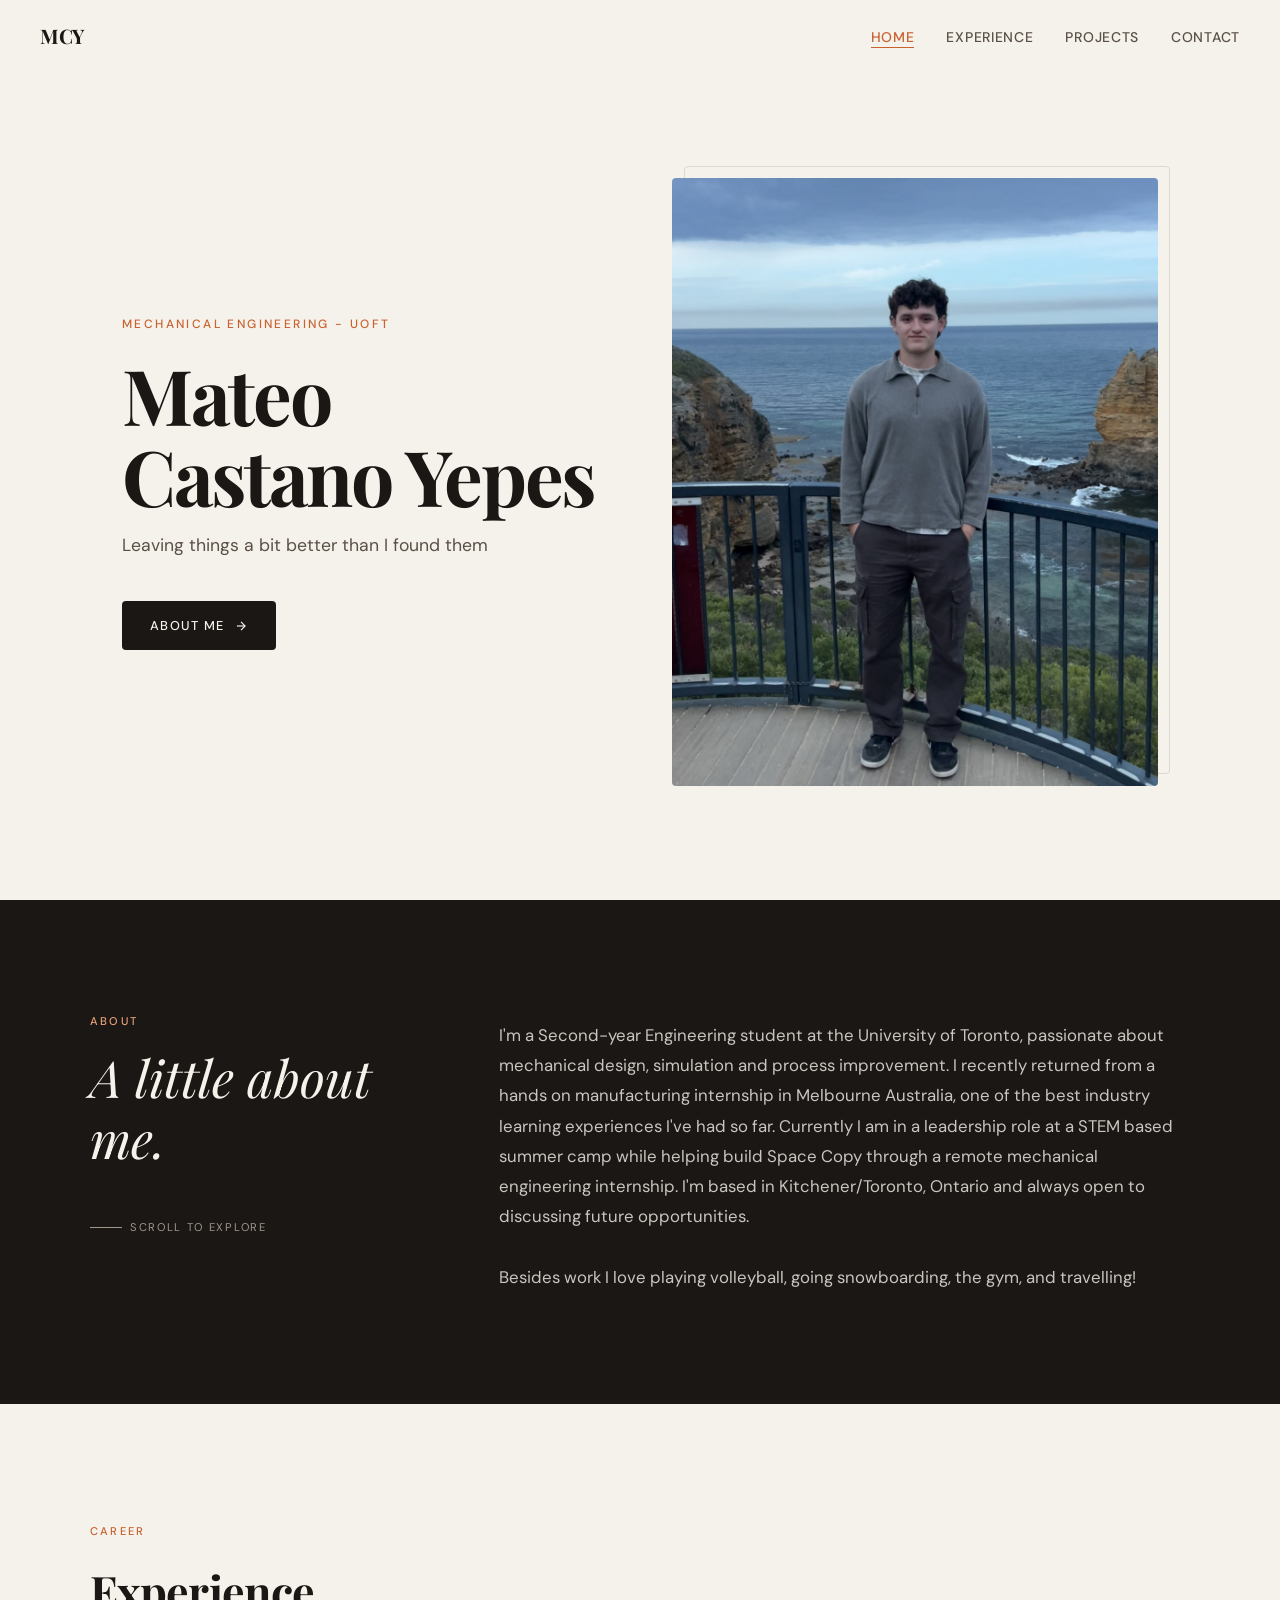
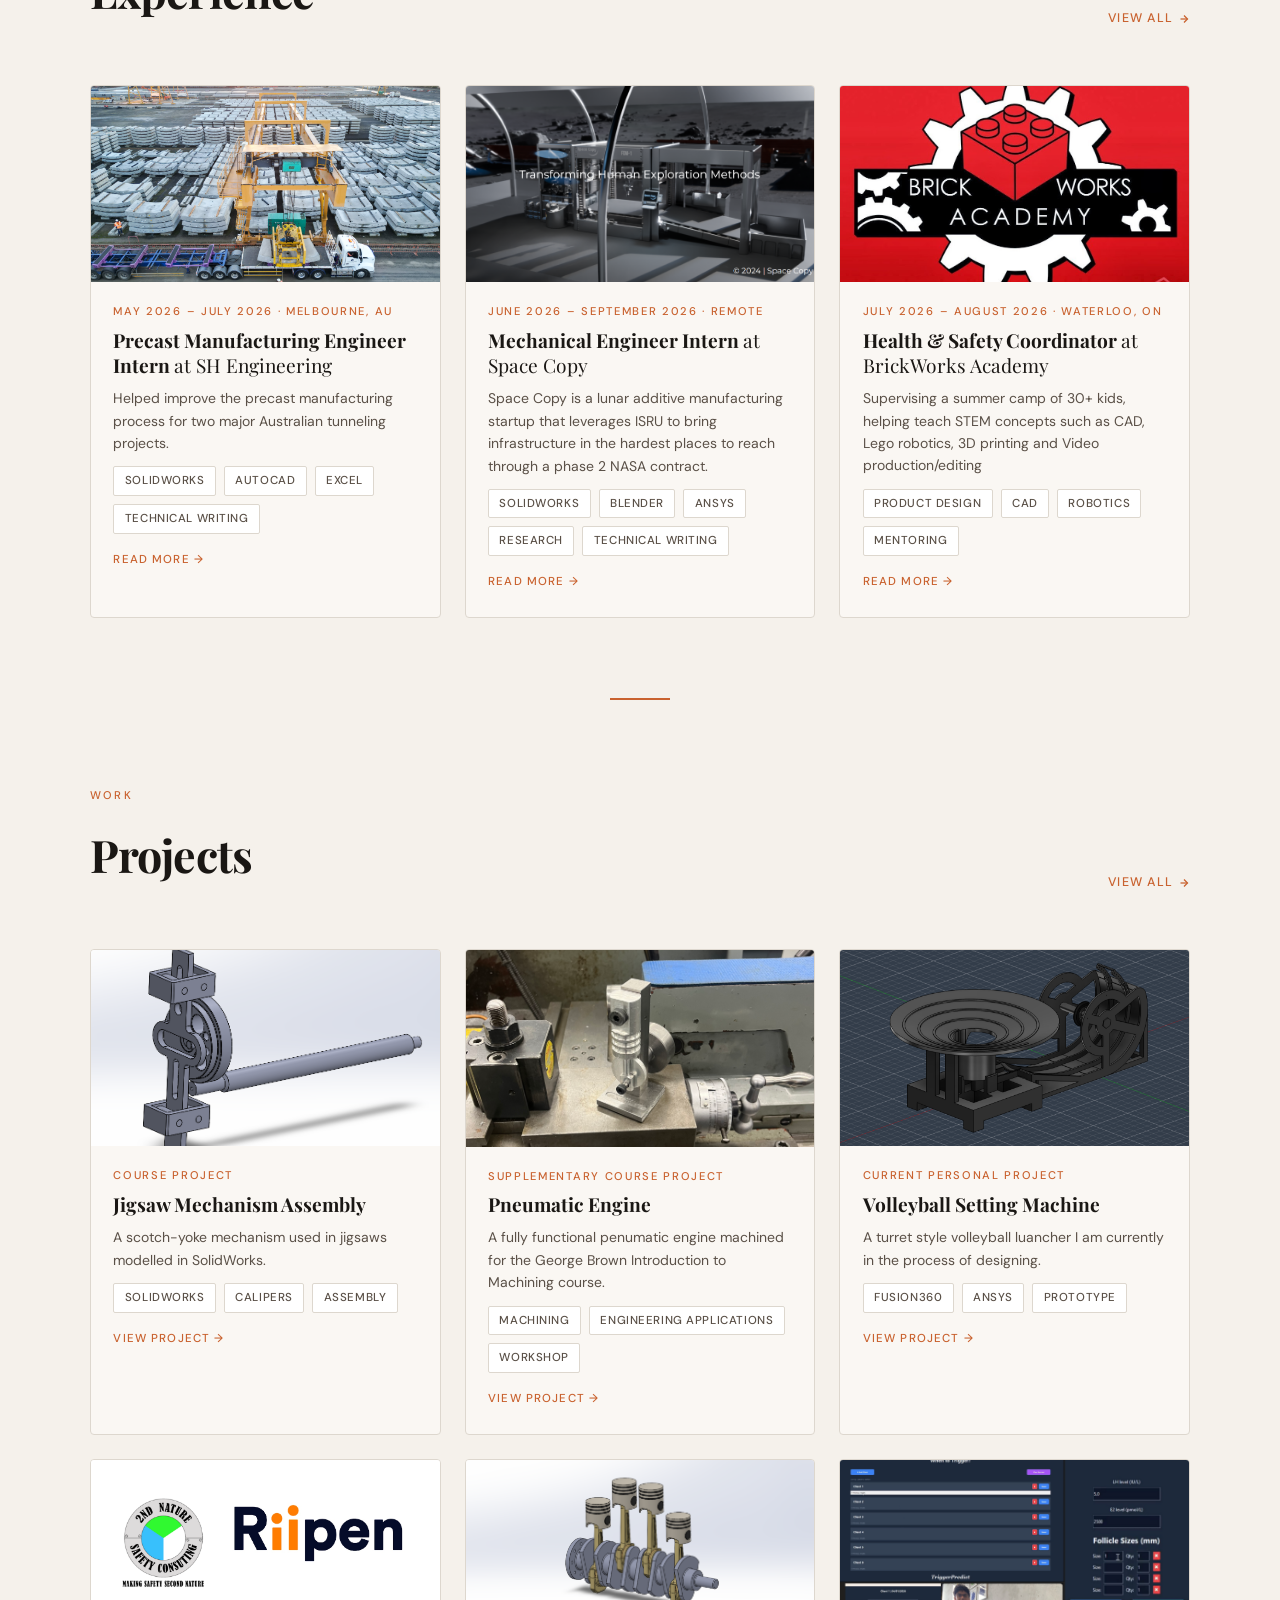
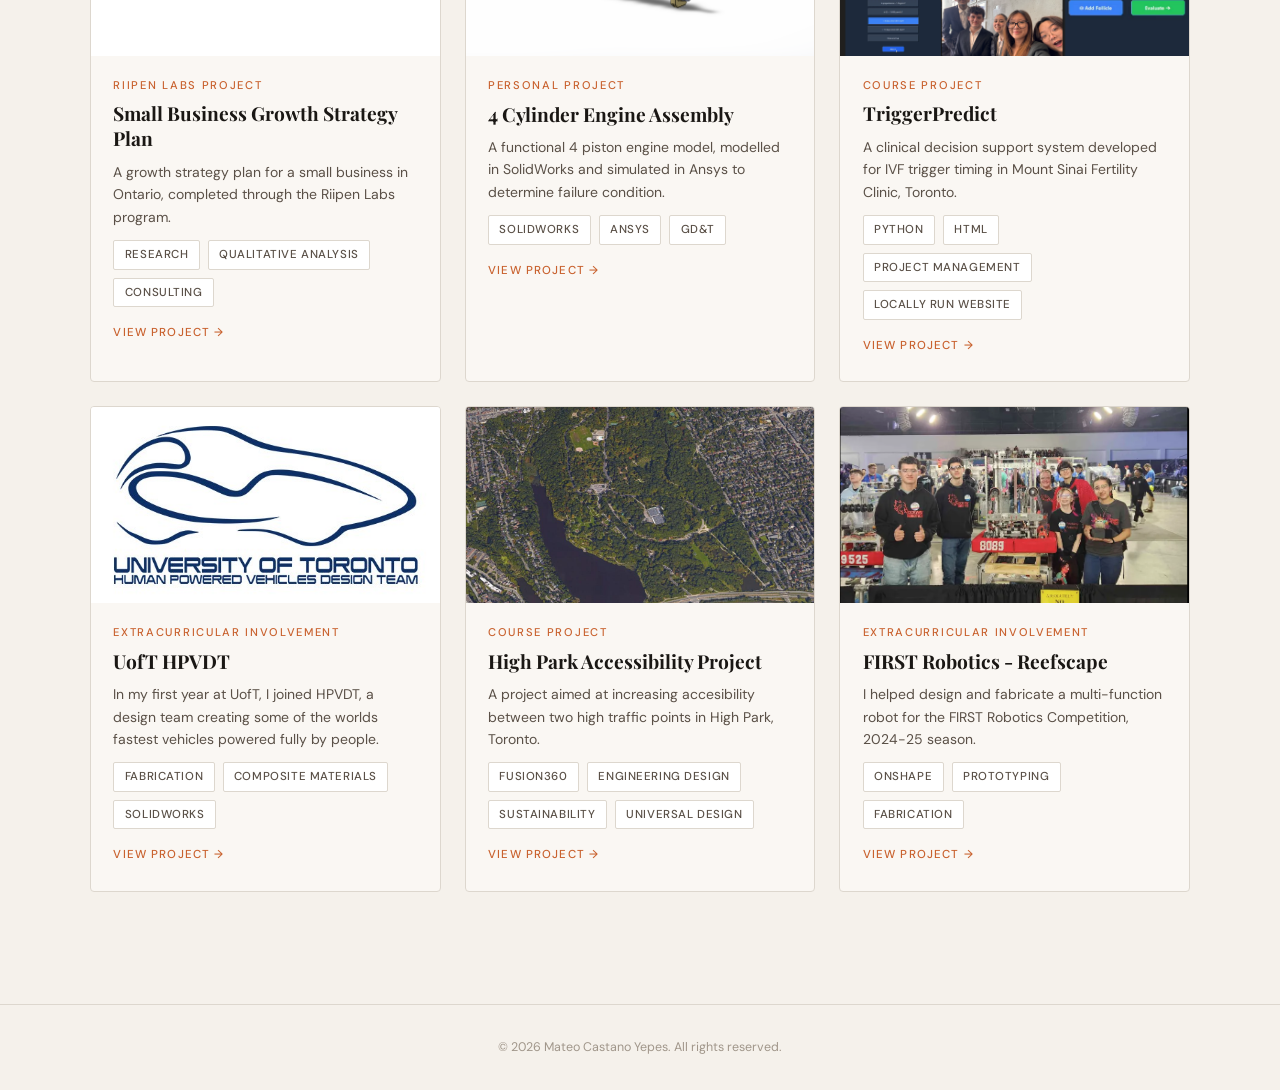
<file: index.html>
<!DOCTYPE html>
<html lang="en">
<head>
  <meta charset="UTF-8" />
  <meta name="viewport" content="width=device-width, initial-scale=1.0" />
  <title id="page-title">Portfolio</title>
  <link rel="stylesheet" href="assets/css/style.css" />
  <style>
    /* ---- Hero ---- */
    .hero {
      min-height: 100vh;
      display: grid;
      grid-template-columns: 1fr 1fr;
      align-items: center;
      gap: 4rem;
      padding: 8rem 2rem 4rem;
      max-width: var(--max-w);
      margin: 0 auto;
    }
    .hero-text { }
    .hero-eyebrow {
      font-size: 0.75rem;
      font-weight: 500;
      letter-spacing: 0.2em;
      text-transform: uppercase;
      color: var(--accent);
      margin-bottom: 1.25rem;
      opacity: 0;
      animation: fadeUp 0.8s 0.2s forwards;
    }
    .hero-name {
      font-family: var(--font-display);
      font-size: clamp(2.8rem, 6vw, 5rem);
      font-weight: 700;
      line-height: 1.05;
      letter-spacing: -0.03em;
      color: var(--ink);
      margin-bottom: 1rem;
      opacity: 0;
      animation: fadeUp 0.8s 0.35s forwards;
    }
    .hero-tagline {
      font-size: 1.1rem;
      color: var(--ink-mid);
      max-width: 420px;
      margin-bottom: 2.5rem;
      opacity: 0;
      animation: fadeUp 0.8s 0.5s forwards;
    }
    .hero-cta {
      display: inline-flex;
      align-items: center;
      gap: 0.6rem;
      font-size: 0.8rem;
      font-weight: 500;
      letter-spacing: 0.1em;
      text-transform: uppercase;
      color: var(--cream);
      background: var(--ink);
      padding: 0.85rem 1.75rem;
      border-radius: var(--radius);
      transition: background var(--transition), transform var(--transition);
      opacity: 0;
      animation: fadeUp 0.8s 0.65s forwards;
    }
    .hero-cta:hover { background: var(--accent); transform: translateY(-2px); }

    .hero-photo-wrap {
      position: relative;
      opacity: 0;
      animation: fadeIn 1s 0.4s forwards;
    }
    .hero-photo-wrap::before {
      content: '';
      position: absolute;
      inset: -12px -12px 12px 12px;
      border: 1.5px solid var(--border);
      border-radius: var(--radius);
      z-index: 0;
    }
    .hero-photo {
      position: relative;
      z-index: 1;
      width: 100%;
      aspect-ratio: 4/5;
      object-fit: cover;
      border-radius: var(--radius);
      background: var(--border);
    }
    .photo-placeholder {
      width: 100%;
      aspect-ratio: 4/5;
      border-radius: var(--radius);
      background: linear-gradient(135deg, var(--border) 0%, var(--ink-light) 100%);
      display: flex;
      align-items: center;
      justify-content: center;
      flex-direction: column;
      gap: 0.5rem;
      color: var(--cream);
      font-size: 0.8rem;
      letter-spacing: 0.1em;
      text-transform: uppercase;
      position: relative;
      z-index: 1;
    }
    .photo-placeholder svg { width: 36px; height: 36px; opacity: 0.6; }

    /* ---- About ---- */
    #about {
      background: var(--ink);
      color: var(--cream);
      padding: 7rem 2rem;
    }
    .about-inner {
      max-width: var(--max-w);
      margin: 0 auto;
      display: grid;
      grid-template-columns: 1fr 2fr;
      gap: 4rem;
      align-items: start;
    }
    .about-label {
      font-size: 0.7rem;
      font-weight: 500;
      letter-spacing: 0.2em;
      text-transform: uppercase;
      color: var(--accent-light);
    }
    .about-heading {
      font-family: var(--font-display);
      font-size: clamp(2rem, 4vw, 3.2rem);
      font-weight: 400;
      font-style: italic;
      line-height: 1.2;
      margin-top: 1rem;
    }
    .about-body {
      font-size: 1.05rem;
      line-height: 1.8;
      color: rgba(245,241,235,0.8);
      padding-top: 0.5rem;
    }
    .scroll-hint {
      display: flex;
      align-items: center;
      gap: 0.5rem;
      font-size: 0.7rem;
      letter-spacing: 0.15em;
      text-transform: uppercase;
      color: var(--ink-light);
      margin-top: 3rem;
    }
    .scroll-hint::before {
      content: '';
      display: block;
      width: 32px;
      height: 1px;
      background: var(--ink-light);
    }

    /* ---- Work Preview ---- */
    #work {
      padding: 7rem 2rem;
    }
    .work-inner {
      max-width: var(--max-w);
      margin: 0 auto;
    }
    .work-header {
      display: flex;
      align-items: flex-end;
      justify-content: space-between;
      margin-bottom: 3.5rem;
      flex-wrap: wrap;
      gap: 1rem;
    }
    .work-header h2 {
      font-family: var(--font-display);
      font-size: clamp(1.8rem, 3.5vw, 2.8rem);
      font-weight: 700;
      letter-spacing: -0.02em;
    }
    .view-all {
      font-size: 0.78rem;
      font-weight: 500;
      letter-spacing: 0.1em;
      text-transform: uppercase;
      color: var(--accent);
      display: flex;
      align-items: center;
      gap: 0.3rem;
      transition: gap var(--transition);
    }
    .view-all:hover { gap: 0.6rem; }

    /* ---- Cards ---- */
    .cards-grid {
      display: grid;
      grid-template-columns: repeat(auto-fill, minmax(300px, 1fr));
      gap: 1.5rem;
    }
    .card {
      background: var(--card-bg);
      border: 1px solid var(--border);
      border-radius: var(--radius);
      overflow: hidden;
      cursor: pointer;
      transition: transform var(--transition), box-shadow var(--transition), border-color var(--transition);
      text-decoration: none;
      color: inherit;
      display: block;
    }
    .card:hover {
      transform: translateY(-5px);
      box-shadow: 0 16px 40px rgba(26,23,20,0.1);
      border-color: var(--ink-light);
    }
    .card-img {
      width: 100%;
      aspect-ratio: 16/9;
      object-fit: cover;
      background: linear-gradient(135deg, var(--border), var(--ink-light));
      display: flex;
      align-items: center;
      justify-content: center;
      color: var(--cream);
      font-size: 0.75rem;
      letter-spacing: 0.1em;
      text-transform: uppercase;
    }
    .card-img img { width: 100%; height: 100%; object-fit: cover; }
    .card-body { padding: 1.25rem 1.4rem 1.5rem; }
    .card-meta {
      font-size: 0.7rem;
      font-weight: 500;
      letter-spacing: 0.15em;
      text-transform: uppercase;
      color: var(--accent);
      margin-bottom: 0.4rem;
    }
    .card-title {
      font-family: var(--font-display);
      font-size: 1.2rem;
      font-weight: 700;
      line-height: 1.3;
      margin-bottom: 0.6rem;
    }
    .card-summary {
      font-size: 0.875rem;
      color: var(--ink-mid);
      line-height: 1.6;
    }
    .card-arrow {
      display: inline-flex;
      align-items: center;
      gap: 0.3rem;
      font-size: 0.72rem;
      font-weight: 500;
      letter-spacing: 0.1em;
      text-transform: uppercase;
      color: var(--accent);
      margin-top: 1rem;
      transition: gap var(--transition);
    }
    .card:hover .card-arrow { gap: 0.55rem; }

    /* ---- Divider ---- */
    .section-divider {
      width: 60px;
      height: 2px;
      background: var(--accent);
      margin: 0 auto 5rem;
    }

    @keyframes fadeUp {
      from { opacity: 0; transform: translateY(24px); }
      to   { opacity: 1; transform: none; }
    }
    @keyframes fadeIn {
      from { opacity: 0; }
      to   { opacity: 1; }
    }

    @media (max-width: 768px) {
      .hero {
        grid-template-columns: 1fr;
        text-align: center;
        gap: 2.5rem;
        padding-top: 6rem;
      }
      .hero-photo-wrap { order: -1; max-width: 280px; margin: 0 auto; }
      .hero-tagline { margin: 0 auto 2.5rem; }
      .about-inner { grid-template-columns: 1fr; gap: 1.5rem; }
    }
  </style>
</head>
<body>

<!-- ============ NAV ============ -->
<nav>
  <a class="nav-logo" id="nav-name" href="index.html">AR</a>
  <ul class="nav-links">
    <li><a href="index.html">Home</a></li>
    <li><a href="pages/experience.html">Experience</a></li>
    <li><a href="pages/projects.html">Projects</a></li>
    <li><a href="pages/contact.html">Contact</a></li>
  </ul>
</nav>

<!-- ============ HERO ============ -->
<section class="hero" id="hero">
  <div class="hero-text">
    <p class="hero-eyebrow" id="hero-eyebrow"></p>
    <h1 class="hero-name" id="hero-name"></h1>
    <p class="hero-tagline" id="hero-tagline"></p>
    <a class="hero-cta" href="#about">
      About me
      <svg width="14" height="14" viewBox="0 0 24 24" fill="none" stroke="currentColor" stroke-width="2"><line x1="5" y1="12" x2="19" y2="12"/><polyline points="12,5 19,12 12,19"/></svg>
    </a>
  </div>
  <div class="hero-photo-wrap">
    <div id="hero-photo-slot" class="photo-placeholder">
      <svg viewBox="0 0 24 24" fill="none" stroke="currentColor" stroke-width="1.5"><circle cx="12" cy="8" r="4"/><path d="M4 20c0-4 3.6-7 8-7s8 3 8 7"/></svg>
      <span>Your Photo Here</span>
    </div>
  </div>
</section>

<!-- ============ ABOUT ============ -->
<section id="about">
  <div class="about-inner">
    <div class="reveal">
      <p class="about-label">About</p>
      <h2 class="about-heading">A little about me.</h2>
      <div class="scroll-hint">Scroll to explore</div>
    </div>
    <div class="reveal" style="transition-delay:150ms">
      <p class="about-body" id="about-text"></p>
    </div>
  </div>
</section>

<!-- ============ EXPERIENCE PREVIEW ============ -->
<section id="work">
  <div class="work-inner">

    <div class="work-header reveal">
      <div>
        <span class="section-label">Career</span>
        <h2>Experience</h2>
      </div>
      <a class="view-all" href="pages/experience.html">
        View all
        <svg width="12" height="12" viewBox="0 0 24 24" fill="none" stroke="currentColor" stroke-width="2.5"><line x1="5" y1="12" x2="19" y2="12"/><polyline points="12,5 19,12 12,19"/></svg>
      </a>
    </div>

    <div class="cards-grid" id="exp-cards" data-stagger></div>

    <div class="section-divider" style="margin-top:5rem;margin-bottom:0"></div>

    <div class="work-header reveal" style="margin-top:5rem">
      <div>
        <span class="section-label">Work</span>
        <h2>Projects</h2>
      </div>
      <a class="view-all" href="pages/projects.html">
        View all
        <svg width="12" height="12" viewBox="0 0 24 24" fill="none" stroke="currentColor" stroke-width="2.5"><line x1="5" y1="12" x2="19" y2="12"/><polyline points="12,5 19,12 12,19"/></svg>
      </a>
    </div>

    <div class="cards-grid" id="proj-cards" data-stagger></div>
  </div>
</section>

<!-- ============ FOOTER ============ -->
<footer>
  <span id="footer-text"></span>
</footer>

<script src="config.js"></script>
<script>
  // ---- Populate from config ----
  document.getElementById('page-title').textContent = PORTFOLIO.name + ' — Portfolio';
  document.getElementById('nav-name').textContent = PORTFOLIO.name.split(' ').map(w=>w[0]).join('');
  document.getElementById('hero-eyebrow').textContent = PORTFOLIO.title;
  document.getElementById('hero-name').textContent = PORTFOLIO.name;
  document.getElementById('hero-tagline').textContent = PORTFOLIO.tagline;
  document.getElementById('about-text').innerHTML = PORTFOLIO.aboutText;
  document.getElementById('footer-text').textContent = `© ${new Date().getFullYear()} ${PORTFOLIO.name}. All rights reserved.`;

  // Profile photo
  if (PORTFOLIO.profilePhoto) {
    const slot = document.getElementById('hero-photo-slot');
    const img = new Image();
    img.src = PORTFOLIO.profilePhoto;
    img.className = 'hero-photo';
    img.alt = PORTFOLIO.name;
    img.onload = () => { slot.outerHTML = img.outerHTML; };
  }

  // Build experience cards (show first 3)
  const expGrid = document.getElementById('exp-cards');
  PORTFOLIO.experience.slice(0, 3).forEach(item => {
    expGrid.insertAdjacentHTML('beforeend', `
      <a class="card reveal" href="pages/exp-detail.html?id=${item.id}">
        <div class="card-img">
          ${item.photo ? `<img src="../${item.photo}" alt="${item.company}" onerror="this.parentElement.innerHTML='<span>${item.company}</span>'" />` : `<span>${item.company}</span>`}
        </div>
        <div class="card-body">
          <p class="card-meta">${item.period} · ${item.location}</p>
          <h3 class="card-title">${item.role} <span style="font-weight:300">at ${item.company}</span></h3>
          <p class="card-summary">${item.summary}</p>
          <div class="tags">${item.tags.map(t=>`<span class="tag">${t}</span>`).join('')}</div>
          <span class="card-arrow">Read more →</span>
        </div>
      </a>`);
  });

  // Build project cards (show first 4)
  const projGrid = document.getElementById('proj-cards');
  PORTFOLIO.projects.slice(0, 67).forEach(item => {
    projGrid.insertAdjacentHTML('beforeend', `
      <a class="card reveal" href="pages/proj-detail.html?id=${item.id}">
        <div class="card-img">
          ${item.photo ? `<img src="../${item.photo}" alt="${item.title}" onerror="this.parentElement.innerHTML='<span>${item.category}</span>'" />` : `<span>${item.category}</span>`}
        </div>
        <div class="card-body">
          <p class="card-meta">${item.category}</p>
          <h3 class="card-title">${item.title}</h3>
          <p class="card-summary">${item.summary}</p>
          <div class="tags">${item.tags.map(t=>`<span class="tag">${t}</span>`).join('')}</div>
          <span class="card-arrow">View project →</span>
        </div>
      </a>`);
  });
</script>
<script src="assets/js/main.js"></script>
</body>
</html>
</file>
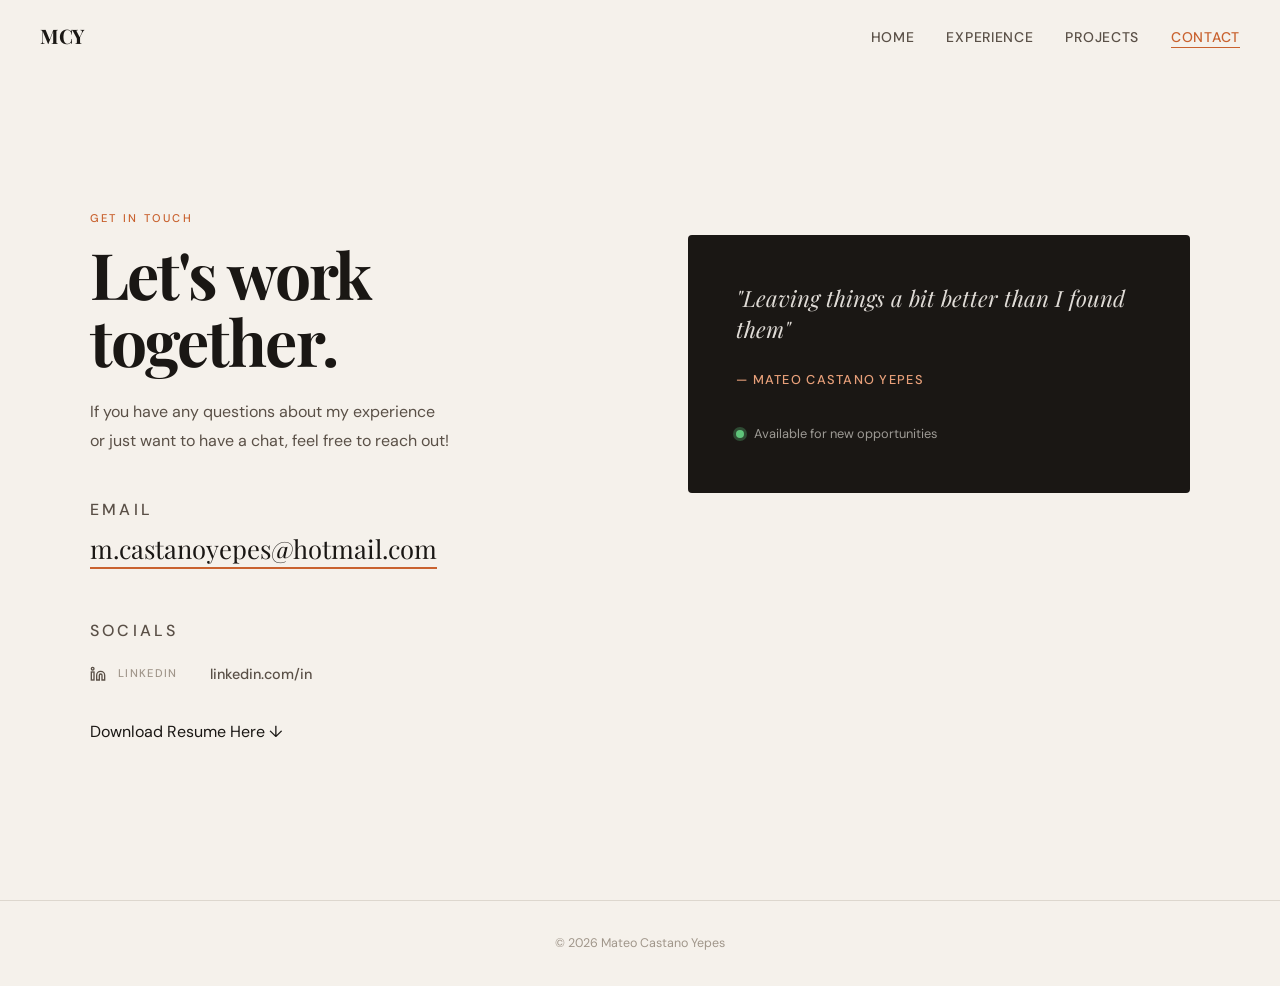
<file: pages/contact.html>
<!DOCTYPE html>
<html lang="en">
<head>
  <meta charset="UTF-8" />
  <meta name="viewport" content="width=device-width, initial-scale=1.0" />
  <title>Contact</title>
  <link rel="stylesheet" href="../assets/css/style.css" />
  <style>
    .contact-wrap {
      min-height: 100vh;
      display: flex;
      align-items: center;
      padding: 8rem 2rem 5rem;
    }
    .contact-inner {
      max-width: var(--max-w);
      margin: 0 auto;
      display: grid;
      grid-template-columns: 1fr 1fr;
      gap: 6rem;
      align-items: start;
      width: 100%;
    }
    .contact-left h1 {
      font-family: var(--font-display);
      font-size: clamp(2.5rem, 5vw, 4.5rem);
      font-weight: 700;
      letter-spacing: -0.03em;
      line-height: 1.05;
      margin-bottom: 1.5rem;
    }
    .contact-left p {
      font-size: 1rem;
      color: var(--ink-mid);
      line-height: 1.8;
      max-width: 360px;
    }
    .email-block {
      margin-top: 2.5rem;
    }
    .email-label {
      font-size: 0.7rem;
      font-weight: 500;
      letter-spacing: 0.2em;
      text-transform: uppercase;
      color: var(--ink-light);
      margin-bottom: 0.4rem;
    }
    .email-link {
      font-family: var(--font-display);
      font-size: clamp(1.1rem, 2.5vw, 1.6rem);
      font-weight: 400;
      color: var(--ink);
      border-bottom: 2px solid var(--accent);
      transition: color var(--transition);
      display: inline-block;
      line-height: 1.4;
    }
    .email-link:hover { color: var(--accent); }

    .socials-block {
      margin-top: 3rem;
    }
    .socials-label {
      font-size: 0.7rem;
      font-weight: 500;
      letter-spacing: 0.2em;
      text-transform: uppercase;
      color: var(--ink-light);
      margin-bottom: 1rem;
    }
    .socials-list {
      display: flex;
      flex-direction: column;
      gap: 0.75rem;
    }
    .social-link {
      display: flex;
      align-items: center;
      gap: 0.75rem;
      font-size: 0.875rem;
      font-weight: 500;
      color: var(--ink-mid);
      transition: color var(--transition);
    }
    .social-link:hover { color: var(--accent); }
    .social-link svg { width: 16px; height: 16px; flex-shrink: 0; }
    .social-name {
      font-size: 0.7rem;
      letter-spacing: 0.12em;
      text-transform: uppercase;
      width: 80px;
      color: var(--ink-light);
    }
    .social-handle {
      font-size: 0.9rem;
    }

    /* Right side decorative */
    .contact-right {
      padding-top: 2rem;
    }
    .contact-card {
      background: var(--ink);
      color: var(--cream);
      border-radius: var(--radius);
      padding: 3rem;
    }
    .contact-card-quote {
      font-family: var(--font-display);
      font-size: 1.4rem;
      font-weight: 400;
      font-style: italic;
      line-height: 1.4;
      margin-bottom: 1.5rem;
      color: rgba(245,241,235,0.9);
    }
    .contact-card-name {
      font-size: 0.8rem;
      font-weight: 500;
      letter-spacing: 0.1em;
      text-transform: uppercase;
      color: var(--accent-light);
    }
    .availability {
      display: flex;
      align-items: center;
      gap: 0.6rem;
      margin-top: 2rem;
      font-size: 0.8rem;
      color: rgba(245,241,235,0.6);
    }
    .dot {
      width: 8px;
      height: 8px;
      border-radius: 50%;
      background: #5fc47a;
      box-shadow: 0 0 0 3px rgba(95,196,122,0.3);
      animation: pulse 2s infinite;
    }
    @keyframes pulse {
      0%, 100% { box-shadow: 0 0 0 3px rgba(95,196,122,0.3); }
      50% { box-shadow: 0 0 0 6px rgba(95,196,122,0.1); }
    }

    @media (max-width: 750px) {
      .contact-inner { grid-template-columns: 1fr; gap: 3rem; }
      .contact-right { display: none; }
    }
  </style>
</head>
<body>

<nav>
  <a class="nav-logo" id="nav-name" href="../index.html">AR</a>
  <ul class="nav-links">
    <li><a href="../index.html">Home</a></li>
    <li><a href="experience.html">Experience</a></li>
    <li><a href="projects.html">Projects</a></li>
    <li><a href="contact.html">Contact</a></li>
  </ul>
</nav>

<div class="contact-wrap">
  <div class="contact-inner">
    <div class="contact-left reveal">
      <span class="section-label">Get in touch</span>
      <h1 id="contact-heading"></h1>
      <p id="contact-subtext"></p>

      <div class="email-block" id="email-block"></div>
      <div class="socials-block" id="socials-block"></div>
      <a class="ext-link" href="../assets/Mateo_CY_Resume1018.pdf" download style="margin-top:2rem; display:inline-flex;">
      Download Resume Here ↓
      </a>
    </div>

    <div class="contact-right reveal" style="transition-delay:200ms">
      <div class="contact-card">
        <p class="contact-card-quote" id="card-tagline">"Good things are built by people who care."</p>
        <p class="contact-card-name" id="card-name"></p>
        <div class="availability">
          <span class="dot"></span>
          <span>Available for new opportunities</span>
        </div>
      </div>
    </div>
  </div>
</div>

<footer>
  <span id="footer-text"></span>
</footer>

<script src="../config.js"></script>
<script>
  document.getElementById('nav-name').textContent = PORTFOLIO.name.split(' ').map(w=>w[0]).join('');
  document.getElementById('footer-text').textContent = `© ${new Date().getFullYear()} ${PORTFOLIO.name}`;
  document.getElementById('contact-heading').textContent = PORTFOLIO.contactHeading;
  document.getElementById('contact-subtext').textContent = PORTFOLIO.contactSubtext;
  document.getElementById('card-tagline').textContent = `"${PORTFOLIO.tagline}"`;
  document.getElementById('card-name').textContent = `— ${PORTFOLIO.name}`;

  // Email
  if (PORTFOLIO.social.email) {
    document.getElementById('email-block').innerHTML = `
      <p class="email-label">Email</p>
      <a class="email-link" href="mailto:${PORTFOLIO.social.email}">${PORTFOLIO.social.email}</a>
    `;
  }

  // Social icons
  const icons = {
    github:    `<svg viewBox="0 0 24 24" fill="none" stroke="currentColor" stroke-width="2"><path d="M9 19c-5 1.5-5-2.5-7-3m14 6v-3.87a3.37 3.37 0 0 0-.94-2.61c3.14-.35 6.44-1.54 6.44-7A5.44 5.44 0 0 0 20 4.77 5.07 5.07 0 0 0 19.91 1S18.73.65 16 2.48a13.38 13.38 0 0 0-7 0C6.27.65 5.09 1 5.09 1A5.07 5.07 0 0 0 5 4.77a5.44 5.44 0 0 0-1.5 3.78c0 5.42 3.3 6.61 6.44 7A3.37 3.37 0 0 0 9 18.13V22"/></svg>`,
    linkedin:  `<svg viewBox="0 0 24 24" fill="none" stroke="currentColor" stroke-width="2"><path d="M16 8a6 6 0 0 1 6 6v7h-4v-7a2 2 0 0 0-2-2 2 2 0 0 0-2 2v7h-4v-7a6 6 0 0 1 6-6z"/><rect x="2" y="9" width="4" height="12"/><circle cx="4" cy="4" r="2"/></svg>`,
    twitter:   `<svg viewBox="0 0 24 24" fill="none" stroke="currentColor" stroke-width="2"><path d="M23 3a10.9 10.9 0 0 1-3.14 1.53 4.48 4.48 0 0 0-7.86 3v1A10.66 10.66 0 0 1 3 4s-4 9 5 13a11.64 11.64 0 0 1-7 2c9 5 20 0 20-11.5a4.5 4.5 0 0 0-.08-.83A7.72 7.72 0 0 0 23 3z"/></svg>`,
    instagram: `<svg viewBox="0 0 24 24" fill="none" stroke="currentColor" stroke-width="2"><rect x="2" y="2" width="20" height="20" rx="5" ry="5"/><path d="M16 11.37A4 4 0 1 1 12.63 8 4 4 0 0 1 16 11.37z"/><line x1="17.5" y1="6.5" x2="17.51" y2="6.5"/></svg>`,
    dribbble:  `<svg viewBox="0 0 24 24" fill="none" stroke="currentColor" stroke-width="2"><circle cx="12" cy="12" r="10"/><path d="M8.56 2.75c4.37 6.03 6.02 9.42 8.03 17.72m2.54-15.38c-3.72 4.35-8.94 5.66-16.88 5.85m19.5 1.9c-3.5-.93-6.63-.82-8.94 0-2.58.92-5.01 2.86-7.44 6.32"/></svg>`,
  };

  const socialsBlock = document.getElementById('socials-block');
  const socialEntries = Object.entries(PORTFOLIO.social).filter(([k,v]) => k !== 'email' && v);

  if (socialEntries.length) {
    socialsBlock.innerHTML = `
      <p class="socials-label">Socials</p>
      <div class="socials-list">
        ${socialEntries.map(([k,v]) => `
          <a class="social-link" href="${v}" target="_blank" rel="noopener">
            ${icons[k] || ''}
            <span class="social-name">${k.charAt(0).toUpperCase()+k.slice(1)}</span>
            <span class="social-handle">${v.replace(/https?:\/\/(www\.)?/, '').split('/').slice(0,2).join('/')}</span>
          </a>`).join('')}
      </div>`;
  }
</script>
<script src="../assets/js/main.js"></script>
</body>
</html>
</file>
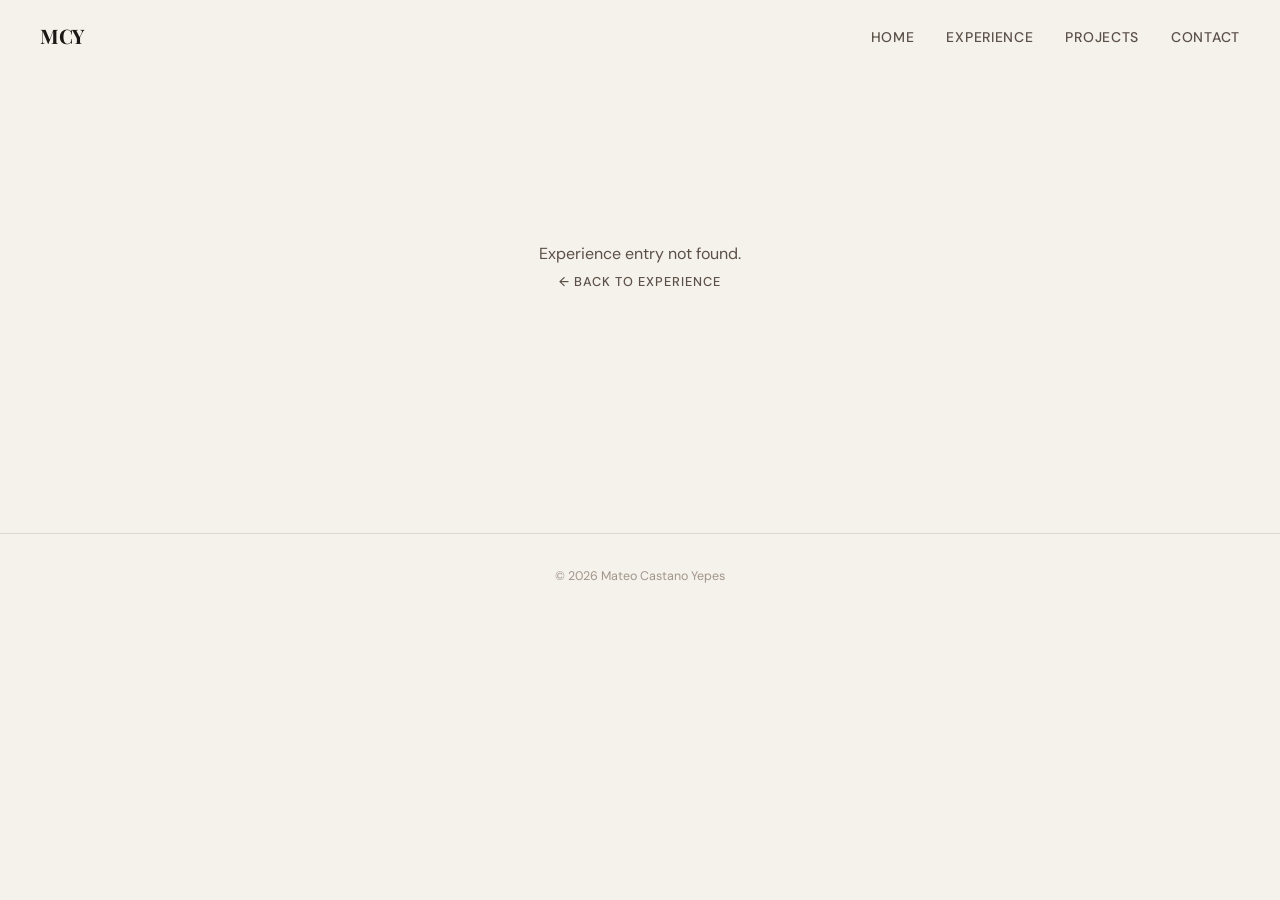
<file: pages/exp-detail.html>
<!DOCTYPE html>
<html lang="en">
<head>
  <meta charset="UTF-8" />
  <meta name="viewport" content="width=device-width, initial-scale=1.0" />
  <title>Experience Detail</title>
  <link rel="stylesheet" href="../assets/css/style.css" />
  <style>
    .detail-wrap {
      max-width: 760px;
      margin: 0 auto;
      padding: 9rem 2rem 6rem;
    }
    .detail-meta {
      font-size: 0.75rem;
      font-weight: 500;
      letter-spacing: 0.15em;
      text-transform: uppercase;
      color: var(--accent);
      margin-bottom: 0.75rem;
    }
    .detail-title {
      font-family: var(--font-display);
      font-size: clamp(2rem, 5vw, 3.5rem);
      font-weight: 700;
      letter-spacing: -0.03em;
      line-height: 1.1;
      margin-bottom: 0.35rem;
    }
    .detail-subtitle {
      font-size: 1.1rem;
      color: var(--ink-mid);
      margin-bottom: 2.5rem;
    }
    .detail-photo {
      width: 100%;
      aspect-ratio: 16/7;
      object-fit: cover;
      border-radius: var(--radius);
      background: linear-gradient(135deg, var(--border), var(--ink-light));
      margin-bottom: 2.5rem;
      display: flex;
      align-items: center;
      justify-content: center;
      color: var(--cream);
      font-size: 0.8rem;
      letter-spacing: 0.12em;
      text-transform: uppercase;
      overflow: hidden;
    }
    .detail-photo img { width: 100%; height: 100%; object-fit: cover; }
    .detail-body {
      font-size: 1rem;
      line-height: 1.85;
      color: var(--ink);
    }
    .detail-body ul { padding-left: 1.5rem; list-style: disc; }
    .detail-body li { margin-bottom: 0.4rem; }
    .not-found {
      text-align: center;
      padding: 6rem 2rem;
      color: var(--ink-mid);
    }
  </style>
</head>
<body>

<nav>
  <a class="nav-logo" id="nav-name" href="../index.html">AR</a>
  <ul class="nav-links">
    <li><a href="../index.html">Home</a></li>
    <li><a href="experience.html">Experience</a></li>
    <li><a href="projects.html">Projects</a></li>
    <li><a href="contact.html">Contact</a></li>
  </ul>
</nav>

<div class="detail-wrap" id="detail-content">
  <div class="not-found">Loading…</div>
</div>

<footer>
  <span id="footer-text"></span>
</footer>

<script src="../config.js"></script>
<script>
  document.getElementById('nav-name').textContent = PORTFOLIO.name.split(' ').map(w=>w[0]).join('');
  document.getElementById('footer-text').textContent = `© ${new Date().getFullYear()} ${PORTFOLIO.name}`;

  const params = new URLSearchParams(window.location.search);
  const id = params.get('id');
  const item = PORTFOLIO.experience.find(e => e.id === id);
  const wrap = document.getElementById('detail-content');

  if (!item) {
    wrap.innerHTML = `<div class="not-found"><p>Experience entry not found.</p><a class="back-link" href="experience.html">← Back to Experience</a></div>`;
  } else {
    document.title = `${item.role} at ${item.company}`;
    wrap.innerHTML = `
      <a class="back-link" href="experience.html">
        <svg viewBox="0 0 24 24" fill="none" stroke="currentColor" stroke-width="2"><line x1="19" y1="12" x2="5" y2="12"/><polyline points="12,19 5,12 12,5"/></svg>
        All Experience
      </a>
      <p class="detail-meta">${item.period} · ${item.location}</p>
      <h1 class="detail-title">${item.role}</h1>
      <p class="detail-subtitle">at ${item.company}</p>
      <div class="detail-photo">
        ${item.photo ? `<img src="../${item.photo}" alt="${item.company}" onerror="this.parentElement.innerHTML='<span>${item.company}</span>'" />` : `<span>${item.company}</span>`}
      </div>
      <div class="tags" style="margin-bottom:2rem">${item.tags.map(t=>`<span class="tag">${t}</span>`).join('')}</div>
      <div class="detail-body">${item.details}</div>
    `;
  }
</script>
<script src="../assets/js/main.js"></script>
</body>
</html>
</file>
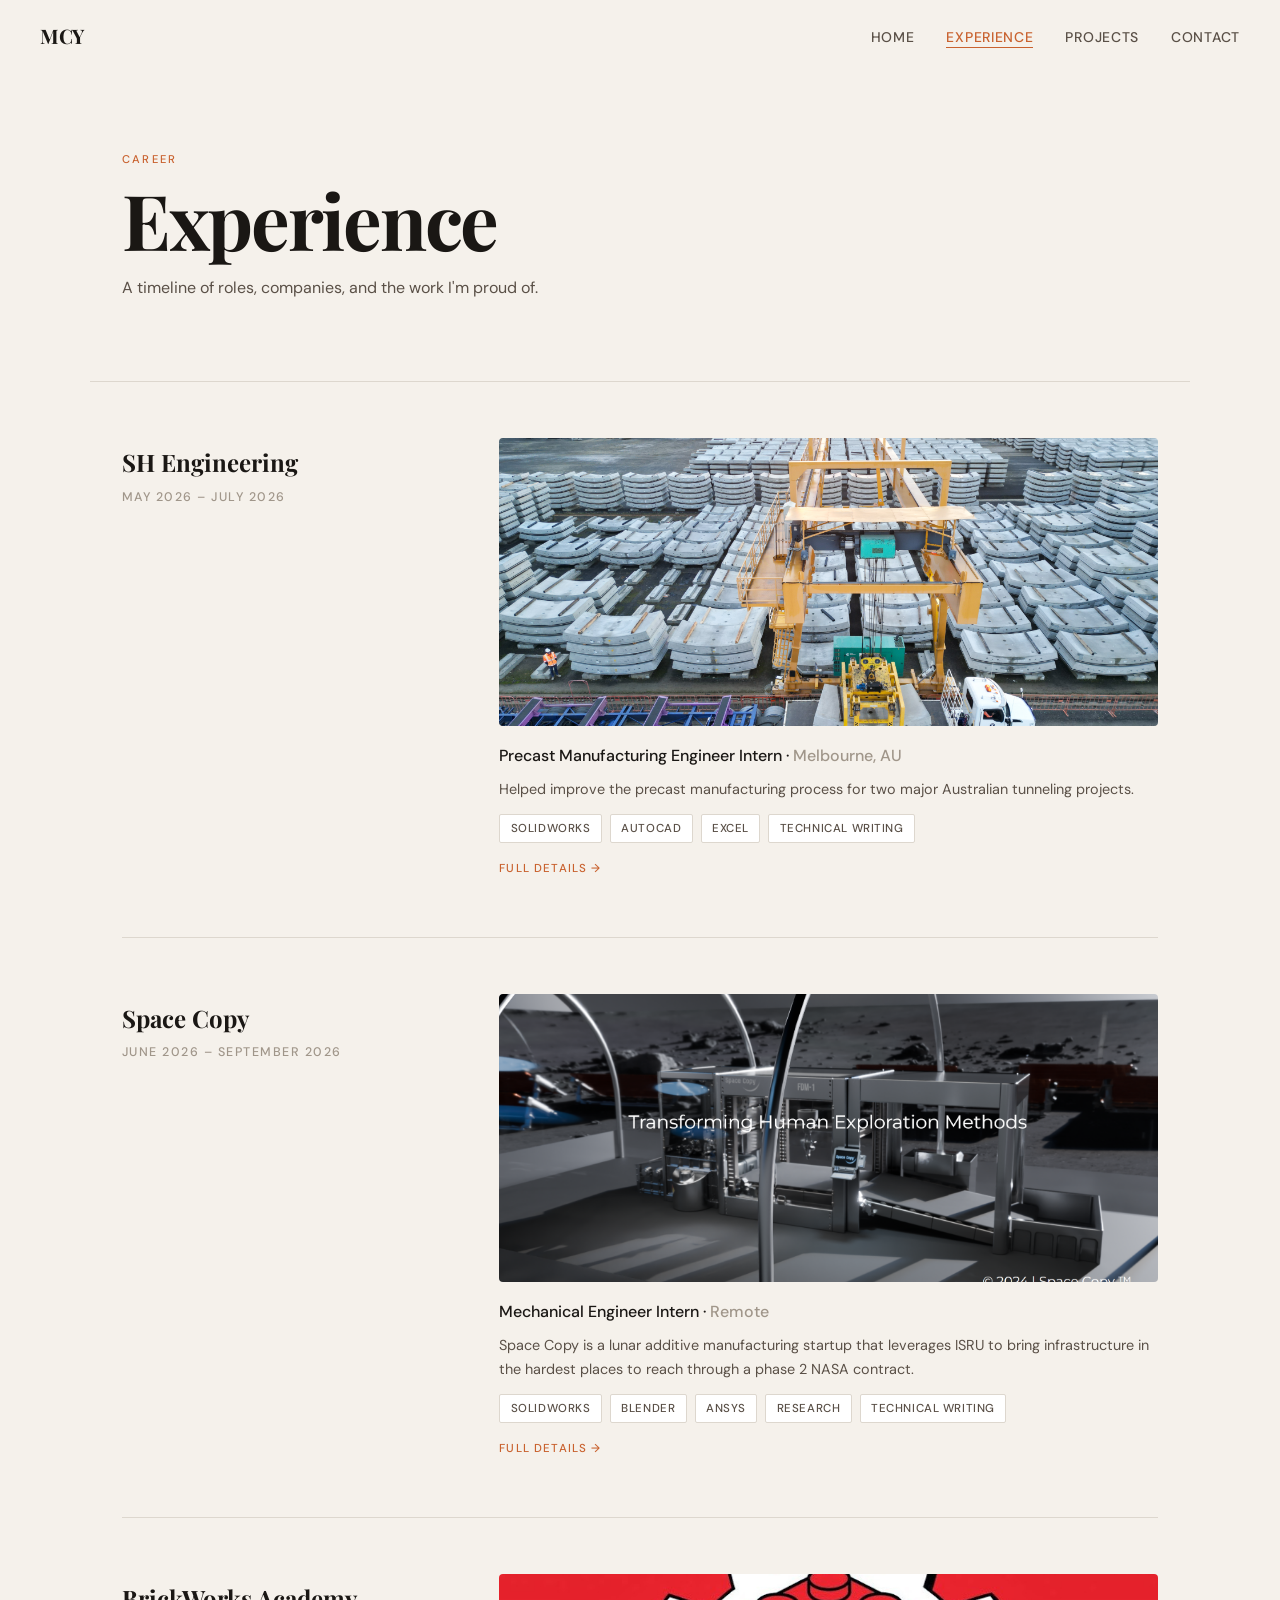
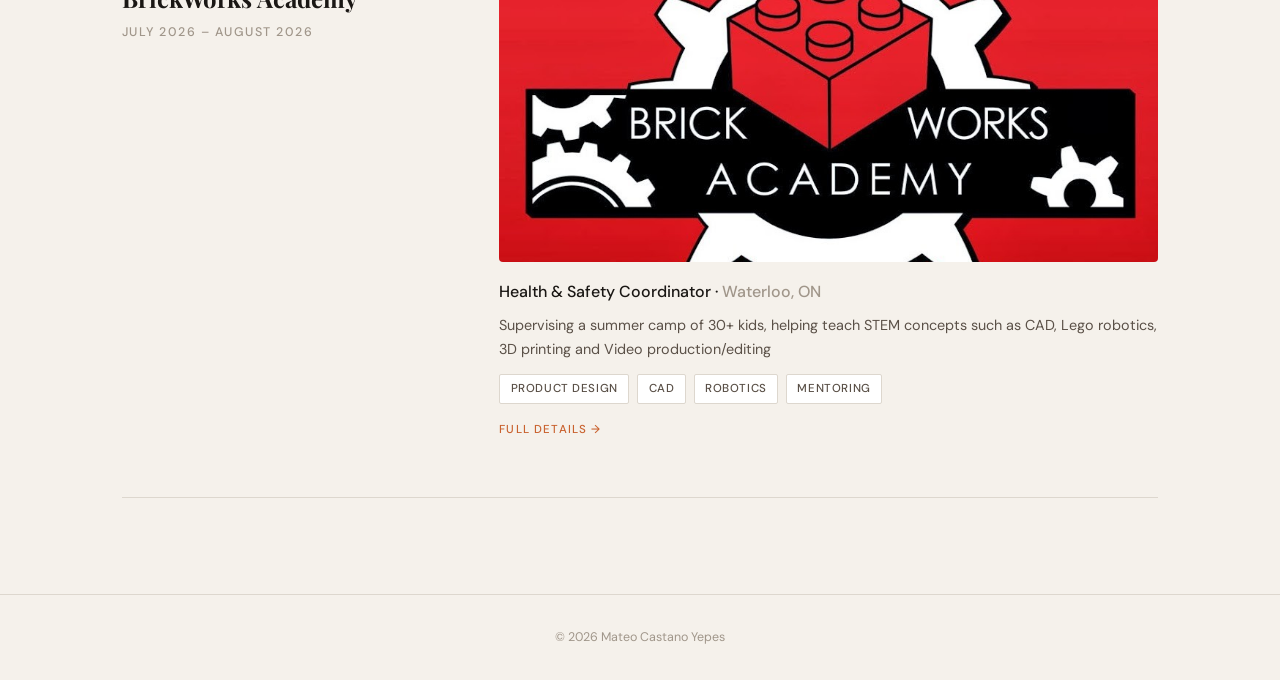
<file: pages/experience.html>
<!DOCTYPE html>
<html lang="en">
<head>
  <meta charset="UTF-8" />
  <meta name="viewport" content="width=device-width, initial-scale=1.0" />
  <title>Experience</title>
  <link rel="stylesheet" href="../assets/css/style.css" />
  <style>
    .page-hero {
      padding: 9rem 2rem 5rem;
      max-width: var(--max-w);
      margin: 0 auto;
      border-bottom: 1px solid var(--border);
    }
    .page-hero h1 {
      font-family: var(--font-display);
      font-size: clamp(2.5rem, 6vw, 5rem);
      font-weight: 700;
      letter-spacing: -0.03em;
      line-height: 1;
    }
    .page-hero p {
      font-size: 1rem;
      color: var(--ink-mid);
      max-width: 480px;
      margin-top: 1rem;
    }
    .exp-list {
      max-width: var(--max-w);
      margin: 0 auto;
      padding: 0 2rem 6rem;
    }
    .exp-item {
      display: grid;
      grid-template-columns: 1fr 2fr;
      gap: 3rem;
      padding: 3.5rem 0;
      border-bottom: 1px solid var(--border);
      cursor: pointer;
      text-decoration: none;
      color: inherit;
      transition: background var(--transition);
    }
    .exp-item:hover .exp-company { color: var(--accent); }
    .exp-left { padding-top: 0.25rem; }
    .exp-company {
      font-family: var(--font-display);
      font-size: 1.5rem;
      font-weight: 700;
      transition: color var(--transition);
      margin-bottom: 0.25rem;
    }
    .exp-period {
      font-size: 0.78rem;
      font-weight: 500;
      letter-spacing: 0.12em;
      text-transform: uppercase;
      color: var(--ink-light);
    }
    .exp-photo {
      width: 100%;
      aspect-ratio: 16/7;
      object-fit: cover;
      border-radius: var(--radius);
      background: linear-gradient(135deg, var(--border), var(--ink-light));
      margin-bottom: 1rem;
      display: flex;
      align-items: center;
      justify-content: center;
      color: var(--cream);
      font-size: 0.75rem;
      letter-spacing: 0.1em;
      text-transform: uppercase;
      overflow: hidden;
    }
    .exp-photo img { width: 100%; height: 100%; object-fit: cover; }
    .exp-role {
      font-size: 1rem;
      font-weight: 500;
      margin-bottom: 0.5rem;
    }
    .exp-summary {
      font-size: 0.9rem;
      color: var(--ink-mid);
      line-height: 1.7;
      margin-bottom: 0.75rem;
    }
    @media (max-width: 650px) {
      .exp-item { grid-template-columns: 1fr; gap: 1rem; }
    }
  </style>
</head>
<body>

<nav>
  <a class="nav-logo" id="nav-name" href="../index.html">AR</a>
  <ul class="nav-links">
    <li><a href="../index.html">Home</a></li>
    <li><a href="experience.html">Experience</a></li>
    <li><a href="projects.html">Projects</a></li>
    <li><a href="contact.html">Contact</a></li>
  </ul>
</nav>

<header class="page-hero reveal">
  <span class="section-label">Career</span>
  <h1>Experience</h1>
  <p>A timeline of roles, companies, and the work I'm proud of.</p>
</header>

<section class="exp-list" id="exp-list"></section>

<footer>
  <span id="footer-text"></span>
</footer>

<script src="../config.js"></script>
<script>
  document.getElementById('nav-name').textContent = PORTFOLIO.name.split(' ').map(w=>w[0]).join('');
  document.getElementById('footer-text').textContent = `© ${new Date().getFullYear()} ${PORTFOLIO.name}`;

  const list = document.getElementById('exp-list');
  PORTFOLIO.experience.forEach(item => {
    list.insertAdjacentHTML('beforeend', `
      <a class="exp-item reveal" href="exp-detail.html?id=${item.id}">
        <div class="exp-left">
          <div class="exp-company">${item.company}</div>
          <div class="exp-period">${item.period}</div>
        </div>
        <div class="exp-right">
          <div class="exp-photo">
            ${item.photo ? `<img src="../${item.photo}" alt="${item.company}" onerror="this.style.display='none'" />` : item.company}
          </div>
          <div class="exp-role">${item.role} · <span style="color:var(--ink-light)">${item.location}</span></div>
          <p class="exp-summary">${item.summary}</p>
          <div class="tags">${item.tags.map(t=>`<span class="tag">${t}</span>`).join('')}</div>
          <span class="card-arrow" style="display:inline-flex;align-items:center;gap:.3rem;font-size:.72rem;font-weight:500;letter-spacing:.1em;text-transform:uppercase;color:var(--accent);margin-top:1rem;">Full details →</span>
        </div>
      </a>`);
  });
</script>
<script src="../assets/js/main.js"></script>
</body>
</html>
</file>
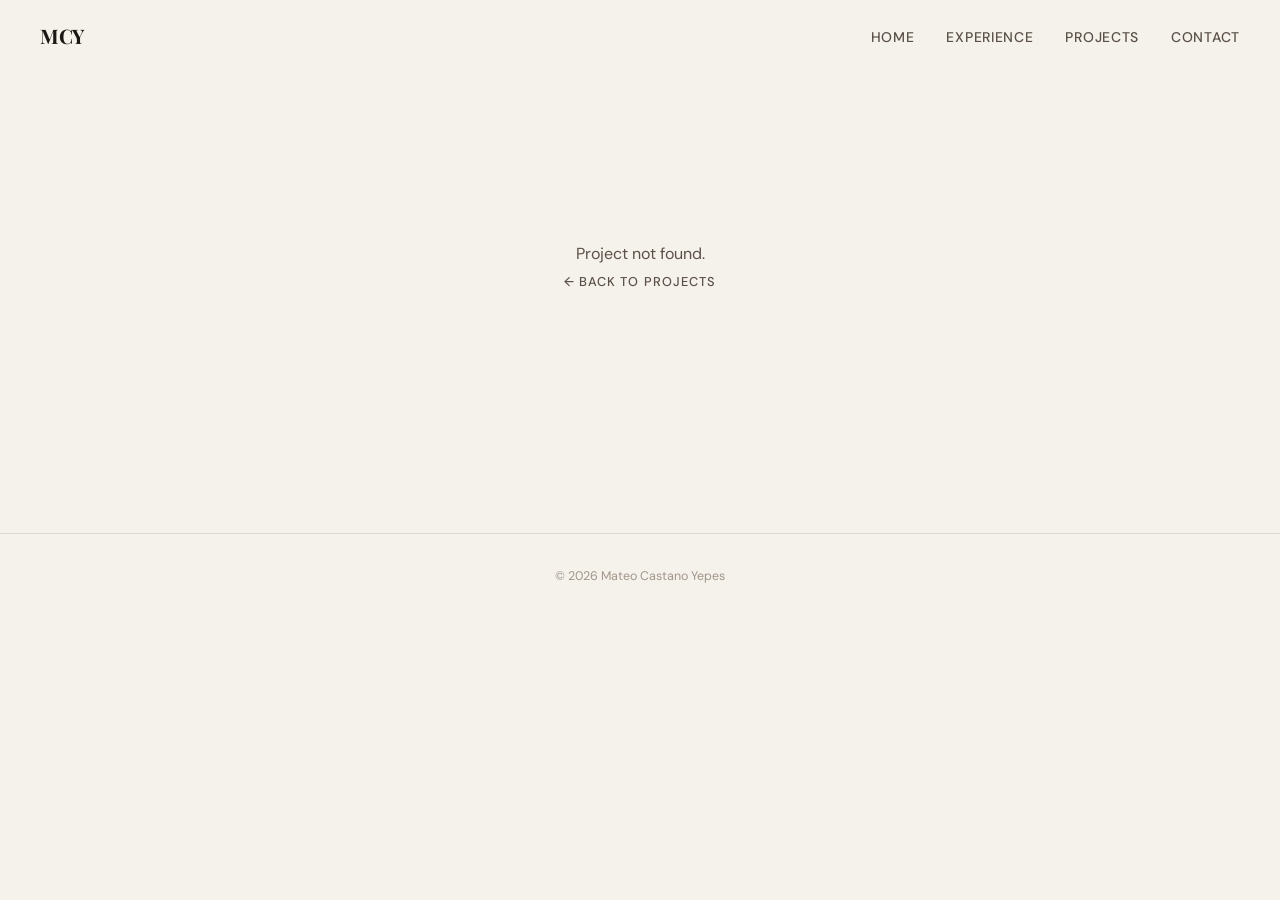
<file: pages/proj-detail.html>
<!DOCTYPE html>
<html lang="en">
<head>
  <meta charset="UTF-8" />
  <meta name="viewport" content="width=device-width, initial-scale=1.0" />
  <title>Project Detail</title>
  <link rel="stylesheet" href="../assets/css/style.css" />
  <style>
    .detail-wrap {
      max-width: 760px;
      margin: 0 auto;
      padding: 9rem 2rem 6rem;
    }
    .detail-meta { font-size: 0.75rem; font-weight: 500; letter-spacing: 0.15em; text-transform: uppercase; color: var(--accent); margin-bottom: 0.75rem; }
    .detail-title { font-family: var(--font-display); font-size: clamp(2rem, 5vw, 3.5rem); font-weight: 700; letter-spacing: -0.03em; line-height: 1.1; margin-bottom: 2rem; }
    .detail-photo {
      width: 100%;
      aspect-ratio: 16/8;
      border-radius: var(--radius);
      background: linear-gradient(135deg, var(--border), var(--ink-light));
      margin-bottom: 2.5rem;
      display: flex;
      align-items: center;
      justify-content: center;
      color: var(--cream);
      font-size: 0.8rem;
      letter-spacing: 0.12em;
      text-transform: uppercase;
      overflow: hidden;
    }
    .detail-photo img { width: 100%; height: 100%; object-fit: cover; }
    .detail-body { font-size: 1rem; line-height: 1.85; color: var(--ink); }
    .detail-body ul { padding-left: 1.5rem; list-style: disc; }
    .detail-body li { margin-bottom: 0.4rem; }
    .ext-link {
      display: inline-flex;
      align-items: center;
      gap: 0.5rem;
      margin-top: 2.5rem;
      font-size: 0.8rem;
      font-weight: 500;
      letter-spacing: 0.08em;
      text-transform: uppercase;
      color: var(--cream);
      background: var(--accent);
      padding: 0.8rem 1.6rem;
      border-radius: var(--radius);
      transition: background var(--transition), transform var(--transition);
    }
    .ext-link:hover { background: var(--ink); transform: translateY(-2px); }
    .not-found { text-align: center; padding: 6rem 2rem; color: var(--ink-mid); }
  </style>
</head>
<body>

<nav>
  <a class="nav-logo" id="nav-name" href="../index.html">AR</a>
  <ul class="nav-links">
    <li><a href="../index.html">Home</a></li>
    <li><a href="experience.html">Experience</a></li>
    <li><a href="projects.html">Projects</a></li>
    <li><a href="contact.html">Contact</a></li>
  </ul>
</nav>

<div class="detail-wrap" id="detail-content">
  <div class="not-found">Loading…</div>
</div>

<footer>
  <span id="footer-text"></span>
</footer>

<script src="../config.js"></script>
<script>
  document.getElementById('nav-name').textContent = PORTFOLIO.name.split(' ').map(w=>w[0]).join('');
  document.getElementById('footer-text').textContent = `© ${new Date().getFullYear()} ${PORTFOLIO.name}`;

  const params = new URLSearchParams(window.location.search);
  const id = params.get('id');
  const item = PORTFOLIO.projects.find(p => p.id === id);
  const wrap = document.getElementById('detail-content');

  if (!item) {
    wrap.innerHTML = `<div class="not-found"><p>Project not found.</p><a class="back-link" href="projects.html">← Back to Projects</a></div>`;
  } else {
    document.title = item.title;
    const linkHtml = item.link
      ? `<a class="ext-link" href="${item.link}" target="_blank" rel="noopener">
           View project
           <svg width="12" height="12" viewBox="0 0 24 24" fill="none" stroke="currentColor" stroke-width="2.5"><line x1="7" y1="17" x2="17" y2="7"/><polyline points="7,7 17,7 17,17"/></svg>
         </a>`
      : '';
    wrap.innerHTML = `
      <a class="back-link" href="projects.html">
        <svg viewBox="0 0 24 24" fill="none" stroke="currentColor" stroke-width="2"><line x1="19" y1="12" x2="5" y2="12"/><polyline points="12,19 5,12 12,5"/></svg>
        All Projects
      </a>
      <p class="detail-meta">${item.category}</p>
      <h1 class="detail-title">${item.title}</h1>
      <div class="detail-photo">
        ${item.photo ? `<img src="../${item.photo}" alt="${item.title}" onerror="this.parentElement.innerHTML='<span>${item.category}</span>'" />` : `<span>${item.category}</span>`}
      </div>
      <div class="tags" style="margin-bottom:2rem">${item.tags.map(t=>`<span class="tag">${t}</span>`).join('')}</div>
      <div class="detail-body">${item.details}</div>
      ${linkHtml}
    `;
  }
</script>
<script src="../assets/js/main.js"></script>
</body>
</html>
</file>
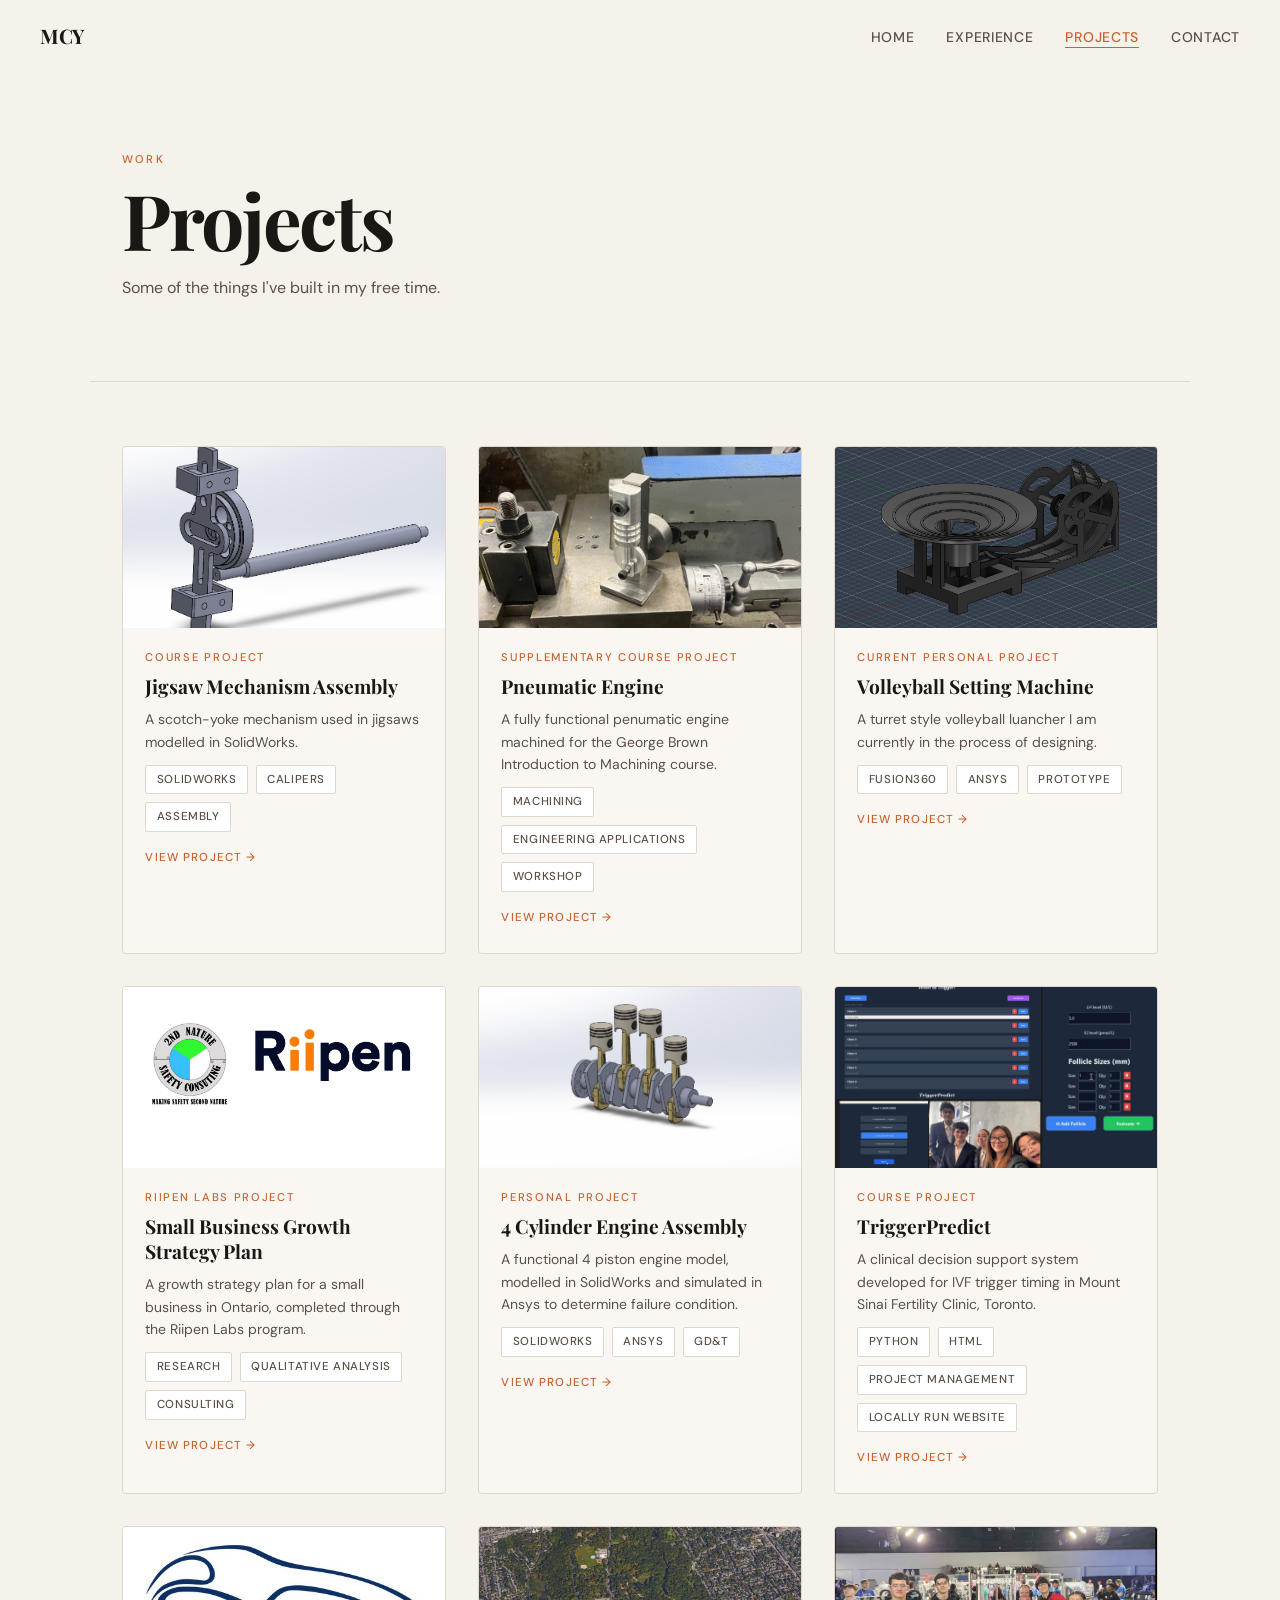
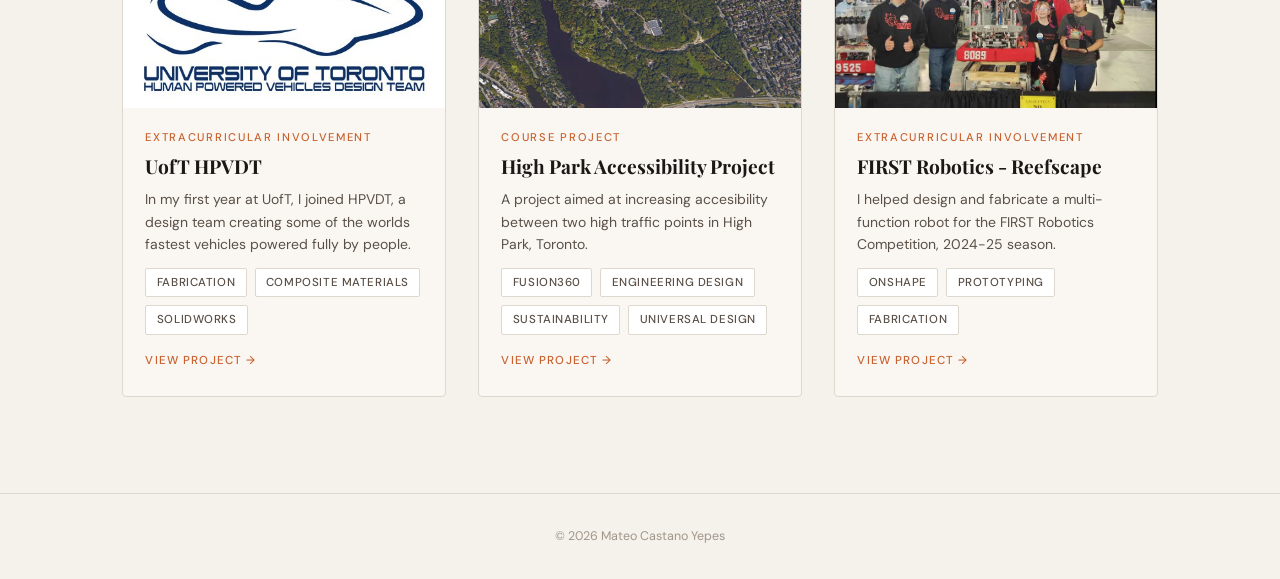
<file: pages/projects.html>
<!DOCTYPE html>
<html lang="en">
<head>
  <meta charset="UTF-8" />
  <meta name="viewport" content="width=device-width, initial-scale=1.0" />
  <title>Projects</title>
  <link rel="stylesheet" href="../assets/css/style.css" />
  <style>
    .page-hero {
      padding: 9rem 2rem 5rem;
      max-width: var(--max-w);
      margin: 0 auto;
      border-bottom: 1px solid var(--border);
    }
    .page-hero h1 {
      font-family: var(--font-display);
      font-size: clamp(2.5rem, 6vw, 5rem);
      font-weight: 700;
      letter-spacing: -0.03em;
      line-height: 1;
    }
    .page-hero p {
      font-size: 1rem;
      color: var(--ink-mid);
      max-width: 480px;
      margin-top: 1rem;
    }
    .proj-section {
      max-width: var(--max-w);
      margin: 0 auto;
      padding: 4rem 2rem 6rem;
    }
    .proj-grid {
      display: grid;
      grid-template-columns: repeat(auto-fill, minmax(320px, 1fr));
      gap: 2rem;
    }
    .card {
      background: var(--card-bg);
      border: 1px solid var(--border);
      border-radius: var(--radius);
      overflow: hidden;
      cursor: pointer;
      transition: transform var(--transition), box-shadow var(--transition), border-color var(--transition);
      text-decoration: none;
      color: inherit;
      display: block;
    }
    .card:hover {
      transform: translateY(-5px);
      box-shadow: 0 16px 40px rgba(26,23,20,0.1);
      border-color: var(--ink-light);
    }
    .card-img {
      width: 100%;
      aspect-ratio: 16/9;
      object-fit: cover;
      background: linear-gradient(135deg, var(--border), var(--ink-light));
      display: flex;
      align-items: center;
      justify-content: center;
      color: var(--cream);
      font-size: 0.75rem;
      letter-spacing: 0.1em;
      text-transform: uppercase;
      overflow: hidden;
    }
    .card-img img { width: 100%; height: 100%; object-fit: cover; }
    .card-body { padding: 1.25rem 1.4rem 1.5rem; }
    .card-meta { font-size: 0.7rem; font-weight: 500; letter-spacing: 0.15em; text-transform: uppercase; color: var(--accent); margin-bottom: 0.4rem; }
    .card-title { font-family: var(--font-display); font-size: 1.2rem; font-weight: 700; line-height: 1.3; margin-bottom: 0.6rem; }
    .card-summary { font-size: 0.875rem; color: var(--ink-mid); line-height: 1.6; }
    .card-arrow { display: inline-flex; align-items: center; gap: 0.3rem; font-size: 0.72rem; font-weight: 500; letter-spacing: 0.1em; text-transform: uppercase; color: var(--accent); margin-top: 1rem; transition: gap var(--transition); }
    .card:hover .card-arrow { gap: 0.55rem; }
  </style>
</head>
<body>

<nav>
  <a class="nav-logo" id="nav-name" href="../index.html">AR</a>
  <ul class="nav-links">
    <li><a href="../index.html">Home</a></li>
    <li><a href="experience.html">Experience</a></li>
    <li><a href="projects.html">Projects</a></li>
    <li><a href="contact.html">Contact</a></li>
  </ul>
</nav>

<header class="page-hero reveal">
  <span class="section-label">Work</span>
  <h1>Projects</h1>
  <p>Some of the things I've built in my free time.</p>
</header>

<section class="proj-section">
  <div class="proj-grid" id="proj-grid" data-stagger></div>
</section>

<footer>
  <span id="footer-text"></span>
</footer>

<script src="../config.js"></script>
<script>
  document.getElementById('nav-name').textContent = PORTFOLIO.name.split(' ').map(w=>w[0]).join('');
  document.getElementById('footer-text').textContent = `© ${new Date().getFullYear()} ${PORTFOLIO.name}`;

  const grid = document.getElementById('proj-grid');
  PORTFOLIO.projects.forEach(item => {
    grid.insertAdjacentHTML('beforeend', `
      <a class="card reveal" href="proj-detail.html?id=${item.id}">
        <div class="card-img">
          ${item.photo ? `<img src="../${item.photo}" alt="${item.title}" onerror="this.parentElement.innerHTML='<span>${item.category}</span>'" />` : `<span>${item.category}</span>`}
        </div>
        <div class="card-body">
          <p class="card-meta">${item.category}</p>
          <h3 class="card-title">${item.title}</h3>
          <p class="card-summary">${item.summary}</p>
          <div class="tags">${item.tags.map(t=>`<span class="tag">${t}</span>`).join('')}</div>
          <span class="card-arrow">View project →</span>
        </div>
      </a>`);
  });
</script>
<script src="../assets/js/main.js"></script>
</body>
</html>
</file>
<file: assets/css/style.css>
/* ============================================================
   PORTFOLIO — Global Styles
   Aesthetic: Refined editorial / ink-on-cream
   ============================================================ */

@import url('https://fonts.googleapis.com/css2?family=Playfair+Display:ital,wght@0,400;0,700;1,400&family=DM+Sans:wght@300;400;500&display=swap');

/* ---------- Tokens ---------- */
:root {
  --cream:   #f5f1eb;
  --ink:     #1a1714;
  --ink-mid: #5a5047;
  --ink-light: #a0968a;
  --accent:  #c9622f;
  --accent-light: #e8a07a;
  --white:   #ffffff;
  --border:  #ddd7ce;
  --card-bg: #faf7f3;

  --font-display: 'Playfair Display', Georgia, serif;
  --font-body:    'DM Sans', system-ui, sans-serif;

  --max-w: 1100px;
  --radius: 4px;
  --transition: 0.3s cubic-bezier(0.4, 0, 0.2, 1);
}

/* ---------- Reset ---------- */
*, *::before, *::after { box-sizing: border-box; margin: 0; padding: 0; }
html { scroll-behavior: smooth; }
body {
  background: var(--cream);
  color: var(--ink);
  font-family: var(--font-body);
  font-size: 16px;
  line-height: 1.7;
  -webkit-font-smoothing: antialiased;
}
img { display: block; max-width: 100%; }
a { color: inherit; text-decoration: none; }
ul { list-style: none; }

/* ---------- Nav ---------- */
nav {
  position: fixed;
  top: 0; left: 0; right: 0;
  z-index: 100;
  display: flex;
  align-items: center;
  justify-content: space-between;
  padding: 1.2rem 2.5rem;
  background: transparent;
  transition: background var(--transition), box-shadow var(--transition);
}
nav.scrolled {
  background: rgba(245, 241, 235, 0.95);
  backdrop-filter: blur(8px);
  box-shadow: 0 1px 0 var(--border);
}
.nav-logo {
  font-family: var(--font-display);
  font-size: 1.25rem;
  font-weight: 700;
  letter-spacing: -0.02em;
  color: var(--ink);
}
.nav-links {
  display: flex;
  gap: 2rem;
  align-items: center;
}
.nav-links a {
  font-size: 0.875rem;
  font-weight: 500;
  letter-spacing: 0.05em;
  text-transform: uppercase;
  color: var(--ink-mid);
  transition: color var(--transition);
  position: relative;
}
.nav-links a::after {
  content: '';
  position: absolute;
  bottom: -2px; left: 0;
  width: 0; height: 1px;
  background: var(--accent);
  transition: width var(--transition);
}
.nav-links a:hover { color: var(--accent); }
.nav-links a:hover::after { width: 100%; }
.nav-links a.active { color: var(--accent); }
.nav-links a.active::after { width: 100%; }

/* ---------- Shared Layout ---------- */
.container {
  max-width: var(--max-w);
  margin: 0 auto;
  padding: 0 2rem;
}

/* ---------- Section Labels ---------- */
.section-label {
  display: inline-block;
  font-size: 0.7rem;
  font-weight: 500;
  letter-spacing: 0.2em;
  text-transform: uppercase;
  color: var(--accent);
  margin-bottom: 0.75rem;
}

/* ---------- Fade-in on scroll ---------- */
.reveal {
  opacity: 0;
  transform: translateY(28px);
  transition: opacity 0.7s ease, transform 0.7s ease;
}
.reveal.visible {
  opacity: 1;
  transform: none;
}

/* ---------- Tags ---------- */
.tags {
  display: flex;
  flex-wrap: wrap;
  gap: 0.5rem;
  margin-top: 0.75rem;
}
.tag {
  font-size: 0.72rem;
  font-weight: 500;
  letter-spacing: 0.05em;
  text-transform: uppercase;
  padding: 0.25rem 0.65rem;
  border: 1px solid var(--border);
  border-radius: 2px;
  color: var(--ink-mid);
  background: var(--white);
}

/* ---------- Back link (detail pages) ---------- */
.back-link {
  display: inline-flex;
  align-items: center;
  gap: 0.4rem;
  font-size: 0.8rem;
  font-weight: 500;
  letter-spacing: 0.08em;
  text-transform: uppercase;
  color: var(--ink-mid);
  transition: color var(--transition);
  margin-bottom: 3rem;
}
.back-link:hover { color: var(--accent); }
.back-link svg { width: 14px; height: 14px; }

/* ---------- Footer ---------- */
footer {
  border-top: 1px solid var(--border);
  padding: 2rem;
  text-align: center;
  font-size: 0.78rem;
  color: var(--ink-light);
}

/* ---------- Responsive ---------- */
@media (max-width: 700px) {
  nav { padding: 1rem 1.2rem; }
  .nav-links { gap: 1rem; }
  .container { padding: 0 1.2rem; }
}
</file>
